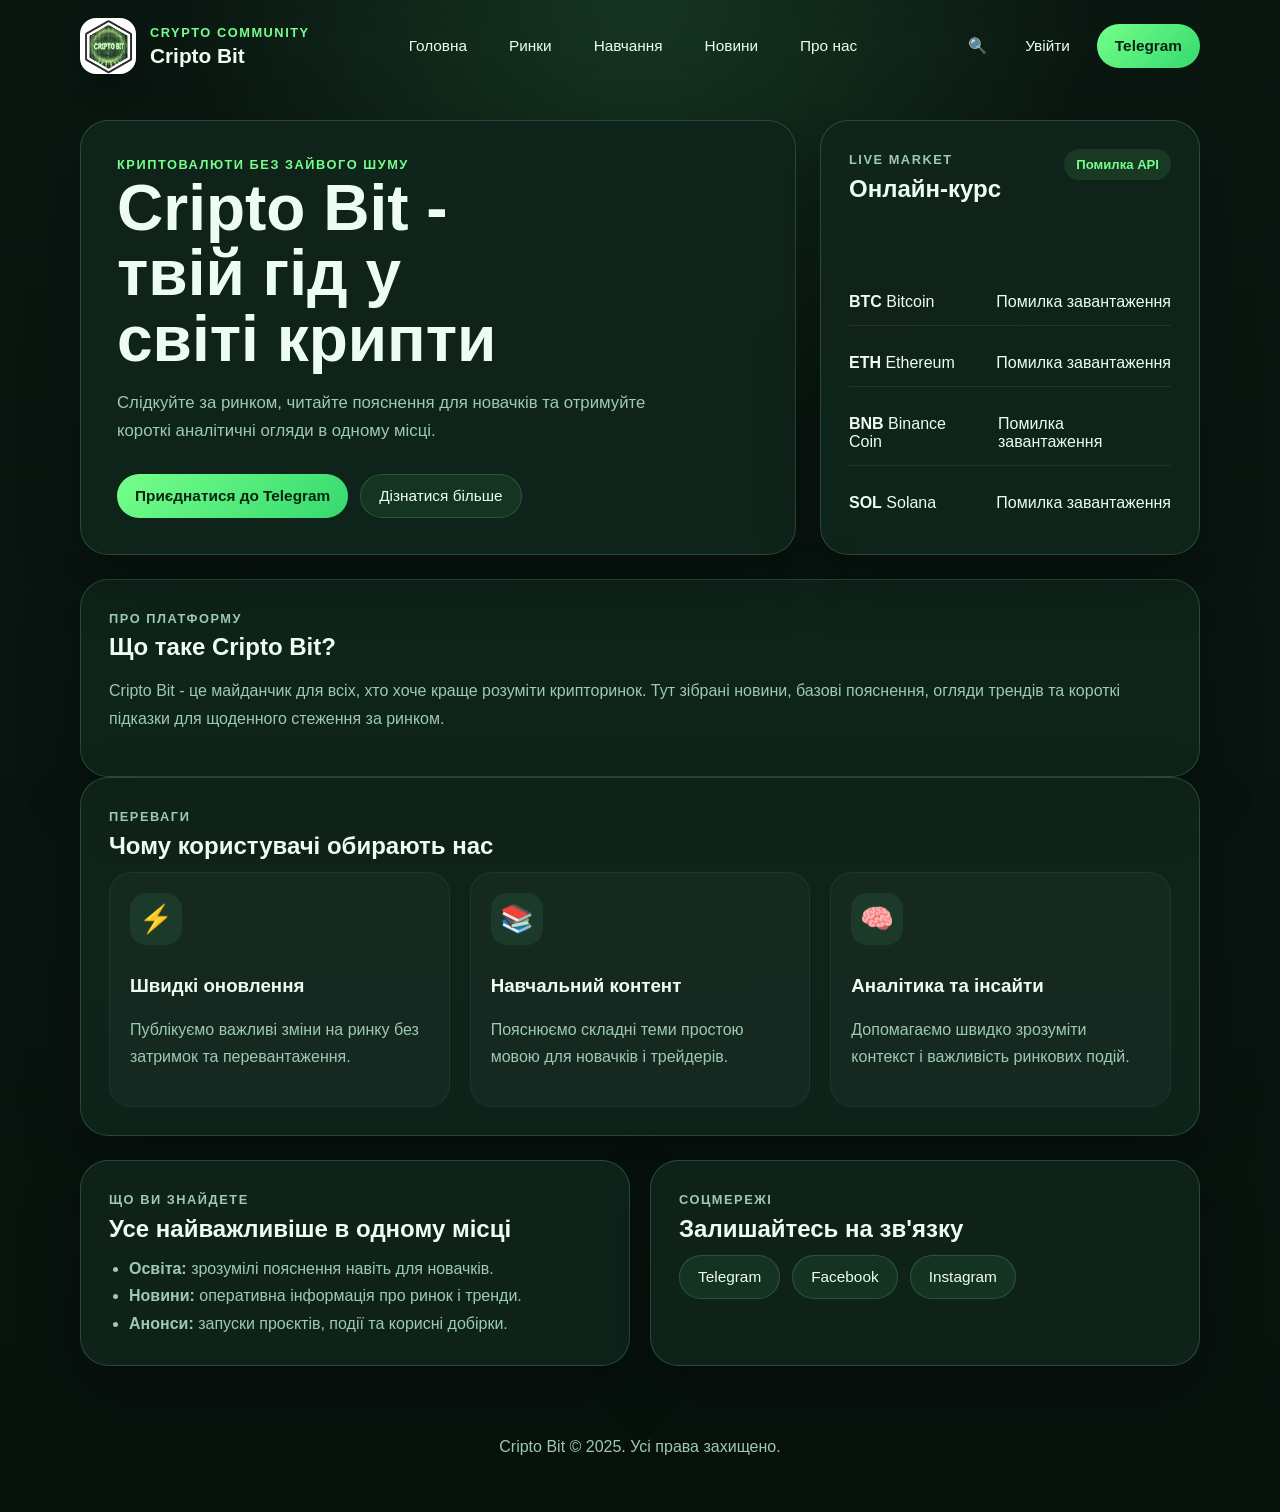
<file: index.html>
<!DOCTYPE html>
<html lang="uk">
  <head>
    <meta charset="UTF-8" />
    <meta name="viewport" content="width=device-width, initial-scale=1.0" />
    <meta
      name="description"
      content="Cripto Bit - платформа про криптовалюти, ринок, новини та аналітику."
    />
    <title>Cripto Bit</title>
    <link rel="icon" type="image/png" href="assets/images/crypto-bit-logo.png" />
    <link rel="stylesheet" href="assets/css/main.css" />
    <script src="assets/js/main.js" defer></script>
  </head>
  <body>
    <header class="site-header">
      <div class="brand">
        <img
          class="brand__logo"
          src="assets/images/crypto-bit-logo.png"
          alt="Логотип Cripto Bit"
        />
        <div>
          <p class="brand__eyebrow">Crypto community</p>
          <span class="brand__name">Cripto Bit</span>
        </div>
      </div>

      <nav class="site-nav" aria-label="Основна навігація">
        <a href="#hero" class="nav-link">Головна</a>
        <a
          href="market.html"
          class="nav-link"
          target="_blank"
          rel="noreferrer"
          >Ринки</a
        >
        <a href="#learn" class="nav-link">Навчання</a>
        <a href="#news" class="nav-link">Новини</a>
        <a href="#about" class="nav-link">Про нас</a>
      </nav>

      <div class="header-actions">
        <button class="icon-button" type="button" aria-label="Пошук">🔍</button>
        <div class="nav-dropdown nav-dropdown--account">
          <button
            class="ghost-button nav-toggle"
            type="button"
            data-dropdown-toggle="account-menu"
            aria-expanded="false"
            aria-controls="account-menu"
          >
            Увійти
          </button>
          <div class="dropdown-panel account-dropdown" id="account-menu" hidden>
            <div class="dropdown-heading">
              <div>
                <p class="section-tag">Account</p>
                <h3>Створіть акаунт</h3>
              </div>
            </div>

            <button class="google-button" type="button">Продовжити через Google</button>

            <div class="dropdown-divider">
              <span>або</span>
            </div>

            <form class="account-form">
              <label class="field">
                <span>Ім'я</span>
                <input type="text" placeholder="Ваше ім'я" />
              </label>
              <label class="field">
                <span>Email</span>
                <input type="email" placeholder="you@example.com" />
              </label>
              <label class="field">
                <span>Пароль</span>
                <input type="password" placeholder="Створіть пароль" />
              </label>
              <button class="primary-button account-submit" type="submit">
                Створити акаунт
              </button>
            </form>
          </div>
        </div>
        <a
          class="primary-button"
          href="https://t.me/cripto_bit1"
          target="_blank"
          rel="noreferrer"
          >Telegram</a
        >
      </div>
    </header>

    <main class="page-shell">
      <section class="hero" id="hero">
        <div class="hero__content">
          <p class="section-tag">Криптовалюти без зайвого шуму</p>
          <h1>Cripto Bit - твій гід у світі крипти</h1>
          <p class="hero__lead">
            Слідкуйте за ринком, читайте пояснення для новачків та отримуйте
            короткі аналітичні огляди в одному місці.
          </p>

          <div class="hero__actions">
            <a
              href="https://t.me/cripto_bit1"
              target="_blank"
              rel="noreferrer"
              class="primary-button"
              >Приєднатися до Telegram</a
            >
            <a href="#about" class="secondary-button">Дізнатися більше</a>
          </div>
        </div>

        <aside class="market-panel card" id="markets">
          <div class="panel-heading">
            <div>
              <p class="section-tag">Live market</p>
              <h2>Онлайн-курс</h2>
            </div>
            <span class="status-pill" id="price-status">Оновлюється</span>
          </div>

          <div class="price-list">
            <div class="price-row">
              <span><strong>BTC</strong> Bitcoin</span>
              <span data-price-id="btc-price">Завантаження...</span>
            </div>
            <div class="price-row">
              <span><strong>ETH</strong> Ethereum</span>
              <span data-price-id="eth-price">Завантаження...</span>
            </div>
            <div class="price-row">
              <span><strong>BNB</strong> Binance Coin</span>
              <span data-price-id="bnb-price">Завантаження...</span>
            </div>
            <div class="price-row">
              <span><strong>SOL</strong> Solana</span>
              <span data-price-id="sol-price">Завантаження...</span>
            </div>
          </div>
        </aside>
      </section>

      <section class="card" id="about">
        <p class="section-tag">Про платформу</p>
        <h2>Що таке Cripto Bit?</h2>
        <p>
          Cripto Bit - це майданчик для всіх, хто хоче краще розуміти
          крипторинок. Тут зібрані новини, базові пояснення, огляди трендів та
          короткі підказки для щоденного стеження за ринком.
        </p>
      </section>

      <section class="card">
        <p class="section-tag">Переваги</p>
        <h2>Чому користувачі обирають нас</h2>
        <div class="feature-grid">
          <article class="feature-card">
            <span class="feature-icon">⚡</span>
            <h3>Швидкі оновлення</h3>
            <p>Публікуємо важливі зміни на ринку без затримок та перевантаження.</p>
          </article>
          <article class="feature-card" id="learn">
            <span class="feature-icon">📚</span>
            <h3>Навчальний контент</h3>
            <p>Пояснюємо складні теми простою мовою для новачків і трейдерів.</p>
          </article>
          <article class="feature-card" id="news">
            <span class="feature-icon">🧠</span>
            <h3>Аналітика та інсайти</h3>
            <p>Допомагаємо швидко зрозуміти контекст і важливість ринкових подій.</p>
          </article>
        </div>
      </section>

      <section class="content-grid">
        <article class="card">
          <p class="section-tag">Що ви знайдете</p>
          <h2>Усе найважливіше в одному місці</h2>
          <ul class="info-list">
            <li><strong>Освіта:</strong> зрозумілі пояснення навіть для новачків.</li>
            <li><strong>Новини:</strong> оперативна інформація про ринок і тренди.</li>
            <li><strong>Анонси:</strong> запуски проєктів, події та корисні добірки.</li>
          </ul>
        </article>

        <article class="card">
          <p class="section-tag">Соцмережі</p>
          <h2>Залишайтесь на зв'язку</h2>
          <div class="social-links">
            <a
              href="https://t.me/cripto_bit1"
              target="_blank"
              rel="noreferrer"
              class="secondary-button"
              >Telegram</a
            >
            <a
              href="https://www.facebook.com/profile.php?id=61574800432416"
              target="_blank"
              rel="noreferrer"
              class="secondary-button"
              >Facebook</a
            >
            <a
              href="https://www.instagram.com/criptobit1/?locale=ru"
              target="_blank"
              rel="noreferrer"
              class="secondary-button"
              >Instagram</a
            >
          </div>
        </article>
      </section>
    </main>

    <footer class="site-footer">
      <p>Cripto Bit © 2025. Усі права захищено.</p>
    </footer>
  </body>
</html>
</file>
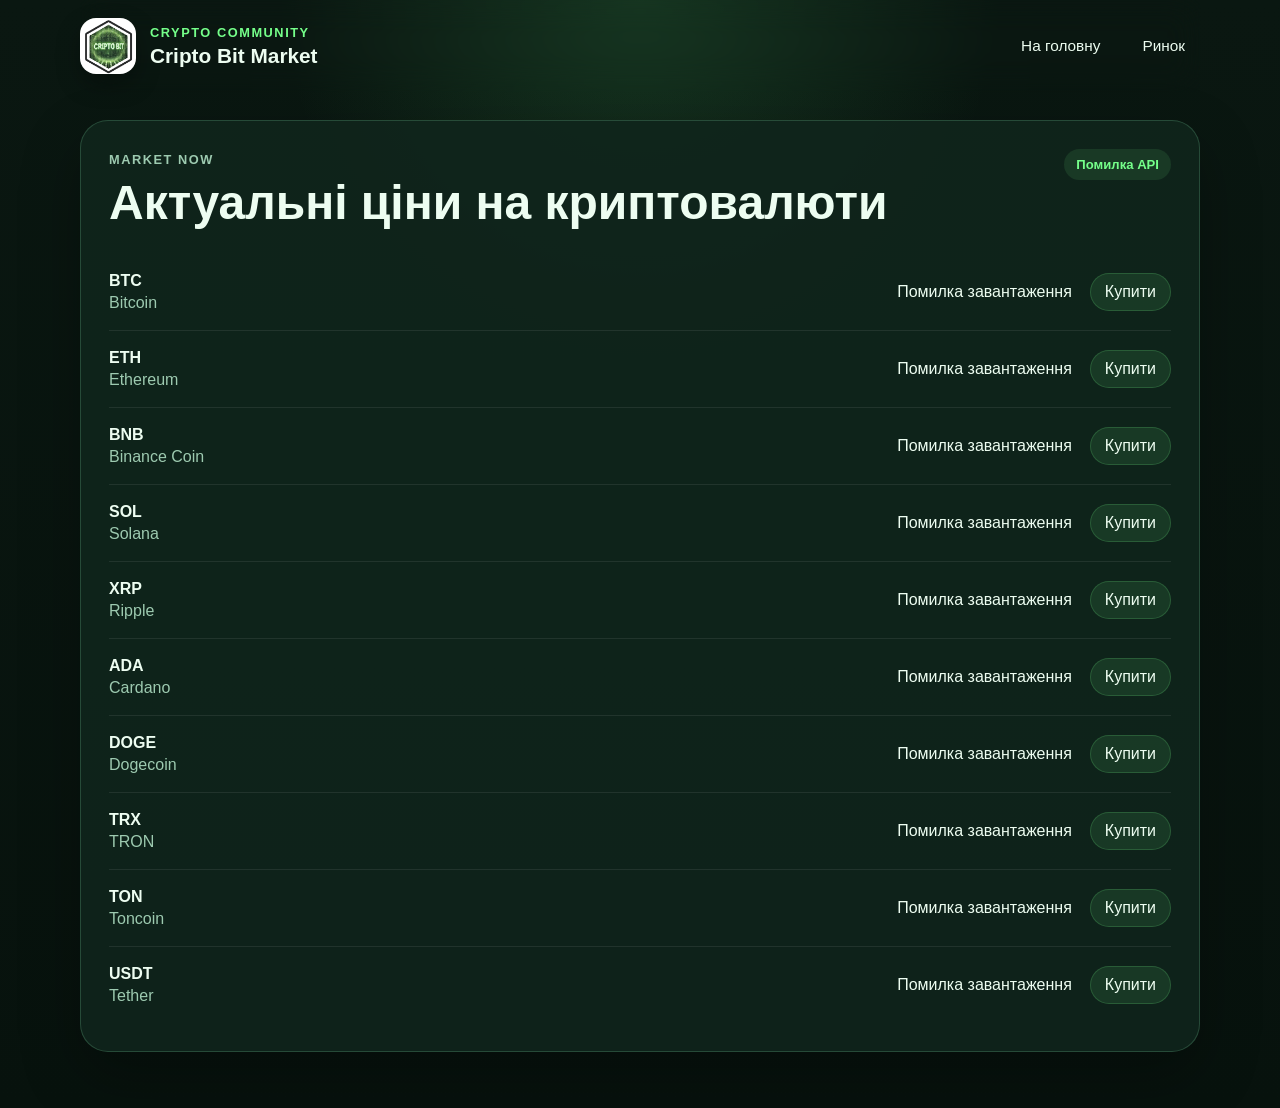
<file: market.html>
<!DOCTYPE html>
<html lang="uk">
  <head>
    <meta charset="UTF-8" />
    <meta name="viewport" content="width=device-width, initial-scale=1.0" />
    <meta
      name="description"
      content="Cripto Bit market - актуальні ціни на 10 криптовалют."
    />
    <title>Cripto Bit Market</title>
    <link rel="icon" type="image/png" href="assets/images/crypto-bit-logo.png" />
    <link rel="stylesheet" href="assets/css/main.css" />
    <script src="assets/js/main.js" defer></script>
  </head>
  <body>
    <header class="site-header">
      <div class="brand">
        <img
          class="brand__logo"
          src="assets/images/crypto-bit-logo.png"
          alt="Логотип Cripto Bit"
        />
        <div>
          <p class="brand__eyebrow">Crypto community</p>
          <span class="brand__name">Cripto Bit Market</span>
        </div>
      </div>

      <nav class="site-nav" aria-label="Навігація сторінки ринку">
        <a href="index.html" class="nav-link">На головну</a>
        <a href="market.html" class="nav-link">Ринок</a>
      </nav>
    </header>

    <main class="page-shell">
      <section class="card market-page-card">
        <div class="panel-heading">
          <div>
            <p class="section-tag">Market now</p>
            <h1 class="market-page-title">Актуальні ціни на криптовалюти</h1>
          </div>
          <span class="status-pill" id="price-status">Оновлюється</span>
        </div>

        <div class="market-table">
          <div class="market-table__row">
            <div class="market-coin">
              <strong>BTC</strong>
              <span>Bitcoin</span>
            </div>
            <span data-price-id="btc-price">Завантаження...</span>
            <a href="#" class="mini-buy-button">Купити</a>
          </div>
          <div class="market-table__row">
            <div class="market-coin">
              <strong>ETH</strong>
              <span>Ethereum</span>
            </div>
            <span data-price-id="eth-price">Завантаження...</span>
            <a href="#" class="mini-buy-button">Купити</a>
          </div>
          <div class="market-table__row">
            <div class="market-coin">
              <strong>BNB</strong>
              <span>Binance Coin</span>
            </div>
            <span data-price-id="bnb-price">Завантаження...</span>
            <a href="#" class="mini-buy-button">Купити</a>
          </div>
          <div class="market-table__row">
            <div class="market-coin">
              <strong>SOL</strong>
              <span>Solana</span>
            </div>
            <span data-price-id="sol-price">Завантаження...</span>
            <a href="#" class="mini-buy-button">Купити</a>
          </div>
          <div class="market-table__row">
            <div class="market-coin">
              <strong>XRP</strong>
              <span>Ripple</span>
            </div>
            <span data-price-id="xrp-price">Завантаження...</span>
            <a href="#" class="mini-buy-button">Купити</a>
          </div>
          <div class="market-table__row">
            <div class="market-coin">
              <strong>ADA</strong>
              <span>Cardano</span>
            </div>
            <span data-price-id="ada-price">Завантаження...</span>
            <a href="#" class="mini-buy-button">Купити</a>
          </div>
          <div class="market-table__row">
            <div class="market-coin">
              <strong>DOGE</strong>
              <span>Dogecoin</span>
            </div>
            <span data-price-id="doge-price">Завантаження...</span>
            <a href="#" class="mini-buy-button">Купити</a>
          </div>
          <div class="market-table__row">
            <div class="market-coin">
              <strong>TRX</strong>
              <span>TRON</span>
            </div>
            <span data-price-id="trx-price">Завантаження...</span>
            <a href="#" class="mini-buy-button">Купити</a>
          </div>
          <div class="market-table__row">
            <div class="market-coin">
              <strong>TON</strong>
              <span>Toncoin</span>
            </div>
            <span data-price-id="ton-price">Завантаження...</span>
            <a href="#" class="mini-buy-button">Купити</a>
          </div>
          <div class="market-table__row">
            <div class="market-coin">
              <strong>USDT</strong>
              <span>Tether</span>
            </div>
            <span data-price-id="usdt-price">Завантаження...</span>
            <a href="#" class="mini-buy-button">Купити</a>
          </div>
        </div>
      </section>
    </main>
  </body>
</html>
</file>
<file: assets/css/main.css>
:root {
  --bg: #07120d;
  --bg-soft: #0f1f18;
  --panel: rgba(16, 37, 28, 0.9);
  --panel-border: rgba(152, 255, 187, 0.18);
  --text: #edfdf1;
  --muted: #9dcab0;
  --accent: #75ff8a;
  --accent-strong: #35d96f;
  --shadow: 0 24px 60px rgba(0, 0, 0, 0.28);
}

* {
  box-sizing: border-box;
}

html {
  scroll-behavior: smooth;
}

body {
  margin: 0;
  color: var(--text);
  font-family: "Segoe UI", Tahoma, Geneva, Verdana, sans-serif;
  background:
    radial-gradient(circle at top, rgba(86, 214, 116, 0.16), transparent 28%),
    linear-gradient(180deg, #0a1711 0%, var(--bg) 100%);
  min-height: 100vh;
}

a {
  color: inherit;
}

button,
a {
  transition:
    transform 0.2s ease,
    background-color 0.2s ease,
    border-color 0.2s ease,
    color 0.2s ease;
}

button:hover,
a:hover {
  transform: translateY(-1px);
}

.site-header,
.page-shell,
.site-footer {
  width: min(1120px, calc(100% - 32px));
  margin: 0 auto;
}

.site-header {
  position: sticky;
  top: 0;
  z-index: 20;
  display: flex;
  align-items: center;
  justify-content: space-between;
  gap: 24px;
  padding: 18px 0;
  backdrop-filter: blur(16px);
}

.brand {
  display: flex;
  align-items: center;
  gap: 14px;
  min-width: 0;
}

.brand__logo {
  width: 56px;
  height: 56px;
  border-radius: 16px;
  object-fit: cover;
  box-shadow: 0 10px 24px rgba(0, 0, 0, 0.3);
}

.brand__eyebrow,
.section-tag {
  margin: 0 0 4px;
  color: var(--accent);
  font-size: 0.8rem;
  font-weight: 700;
  letter-spacing: 0.12em;
  text-transform: uppercase;
}

.brand__name {
  display: block;
  font-size: 1.3rem;
  font-weight: 800;
}

.site-nav,
.header-actions,
.hero__actions,
.social-links {
  display: flex;
  align-items: center;
  gap: 12px;
  flex-wrap: wrap;
}

.nav-dropdown {
  position: relative;
}

.nav-link,
.ghost-button,
.primary-button,
.secondary-button,
.icon-button {
  border-radius: 999px;
  text-decoration: none;
  font-size: 0.96rem;
}

.nav-link,
.ghost-button,
.icon-button {
  border: 1px solid transparent;
  background: transparent;
  color: var(--text);
}

.nav-link,
.ghost-button {
  padding: 10px 14px;
  cursor: pointer;
}

.nav-link:hover,
.ghost-button:hover,
.icon-button:hover {
  background: rgba(117, 255, 138, 0.08);
  border-color: rgba(117, 255, 138, 0.18);
}

.icon-button {
  width: 42px;
  height: 42px;
  cursor: pointer;
}

.primary-button,
.secondary-button {
  display: inline-flex;
  align-items: center;
  justify-content: center;
  min-height: 44px;
  padding: 11px 18px;
}

.primary-button {
  background: linear-gradient(135deg, var(--accent) 0%, var(--accent-strong) 100%);
  color: #06240e;
  font-weight: 800;
}

.primary-button:hover {
  filter: brightness(1.06);
}

.secondary-button {
  background: rgba(117, 255, 138, 0.08);
  border: 1px solid rgba(117, 255, 138, 0.18);
  color: var(--text);
}

.page-shell {
  padding: 28px 0 56px;
}

.dropdown-panel {
  position: absolute;
  top: calc(100% + 12px);
  left: 0;
  min-width: 320px;
  padding: 20px;
  border: 1px solid var(--panel-border);
  border-radius: 24px;
  background: rgba(8, 20, 14, 0.96);
  box-shadow: var(--shadow);
}

.nav-dropdown--account .dropdown-panel {
  left: auto;
  right: 0;
}

.dropdown-panel[hidden] {
  display: none;
}

.dropdown-heading {
  display: flex;
  align-items: flex-start;
  justify-content: space-between;
  gap: 12px;
  margin-bottom: 16px;
}

.dropdown-heading h3 {
  margin: 0;
}

.dropdown-price-list {
  display: grid;
  gap: 10px;
}

.dropdown-price-row {
  display: flex;
  justify-content: space-between;
  gap: 14px;
  padding: 12px 0;
  border-bottom: 1px solid rgba(255, 255, 255, 0.08);
}

.dropdown-price-row:last-child {
  border-bottom: 0;
  padding-bottom: 0;
}

.dropdown-price-row strong,
.dropdown-price-row span,
.field span {
  display: block;
}

.dropdown-price-row > div:first-child span {
  margin-top: 4px;
  color: var(--muted);
  font-size: 0.9rem;
}

.dropdown-price-actions {
  display: flex;
  align-items: center;
  gap: 12px;
  text-align: right;
  flex-shrink: 0;
}

.dropdown-price-actions span {
  min-width: 88px;
}

.mini-buy-button,
.google-button {
  display: inline-flex;
  align-items: center;
  justify-content: center;
  min-height: 38px;
  padding: 8px 14px;
  border-radius: 999px;
  text-decoration: none;
  border: 1px solid rgba(117, 255, 138, 0.18);
}

.mini-buy-button {
  background: rgba(117, 255, 138, 0.1);
  color: var(--text);
}

.google-button {
  width: 100%;
  background: #ffffff;
  color: #111827;
  font-weight: 700;
  cursor: pointer;
}

.dropdown-divider {
  display: flex;
  align-items: center;
  gap: 12px;
  margin: 16px 0;
  color: var(--muted);
  font-size: 0.9rem;
}

.dropdown-divider::before,
.dropdown-divider::after {
  content: "";
  flex: 1;
  height: 1px;
  background: rgba(255, 255, 255, 0.08);
}

.account-form {
  display: grid;
  gap: 12px;
}

.field {
  display: grid;
  gap: 6px;
}

.field input {
  width: 100%;
  min-height: 42px;
  padding: 10px 14px;
  border: 1px solid rgba(117, 255, 138, 0.14);
  border-radius: 14px;
  background: rgba(255, 255, 255, 0.04);
  color: var(--text);
}

.field input::placeholder {
  color: rgba(237, 253, 241, 0.45);
}

.account-submit {
  width: 100%;
  border: 0;
  cursor: pointer;
}

.market-page-card {
  padding: 32px;
}

.market-page-title {
  margin: 0;
  font-size: clamp(2rem, 4vw, 3rem);
}

.market-table {
  display: grid;
  gap: 0;
  margin-top: 24px;
}

.market-table__row {
  display: grid;
  grid-template-columns: minmax(180px, 1fr) auto auto;
  align-items: center;
  gap: 18px;
  padding: 18px 0;
  border-bottom: 1px solid rgba(255, 255, 255, 0.08);
}

.market-table__row:last-child {
  border-bottom: 0;
}

.market-coin strong,
.market-coin span {
  display: block;
}

.market-coin span {
  margin-top: 4px;
  color: var(--muted);
}

.hero {
  display: grid;
  grid-template-columns: minmax(0, 1.2fr) minmax(300px, 380px);
  gap: 24px;
  align-items: stretch;
  margin-bottom: 24px;
}

.hero__content,
.card {
  background: var(--panel);
  border: 1px solid var(--panel-border);
  border-radius: 28px;
  box-shadow: var(--shadow);
}

.hero__content {
  padding: 36px;
}

.hero__content h1,
.card h2 {
  margin: 0 0 12px;
}

.hero__content h1 {
  font-size: clamp(2.4rem, 5vw, 4.2rem);
  line-height: 1.02;
  max-width: 12ch;
}

.hero__lead,
.card p,
.info-list {
  color: var(--muted);
  line-height: 1.7;
}

.hero__lead {
  max-width: 58ch;
  font-size: 1.05rem;
  margin-bottom: 28px;
}

.card {
  padding: 28px;
}

.market-panel {
  display: flex;
  flex-direction: column;
  justify-content: space-between;
}

.panel-heading {
  display: flex;
  align-items: flex-start;
  justify-content: space-between;
  gap: 12px;
  margin-bottom: 18px;
}

.panel-heading h2 {
  margin-bottom: 0;
}

.status-pill {
  padding: 8px 12px;
  border-radius: 999px;
  background: rgba(117, 255, 138, 0.1);
  color: var(--accent);
  font-size: 0.82rem;
  font-weight: 700;
}

.price-list {
  display: grid;
  gap: 14px;
}

.price-row {
  display: flex;
  justify-content: space-between;
  gap: 16px;
  padding: 14px 0;
  border-bottom: 1px solid rgba(255, 255, 255, 0.08);
}

.price-row:last-child {
  border-bottom: 0;
}

.feature-grid,
.content-grid {
  display: grid;
  gap: 20px;
}

.feature-grid {
  grid-template-columns: repeat(3, minmax(0, 1fr));
}

.content-grid {
  grid-template-columns: repeat(2, minmax(0, 1fr));
  margin-top: 24px;
}

.feature-card {
  padding: 20px;
  border-radius: 22px;
  background: rgba(255, 255, 255, 0.03);
  border: 1px solid rgba(255, 255, 255, 0.05);
}

.feature-icon {
  display: inline-flex;
  align-items: center;
  justify-content: center;
  width: 52px;
  height: 52px;
  margin-bottom: 12px;
  border-radius: 16px;
  font-size: 1.7rem;
  background: rgba(117, 255, 138, 0.08);
}

.info-list {
  margin: 0;
  padding-left: 20px;
}

.site-footer {
  padding: 0 0 40px;
  color: var(--muted);
  text-align: center;
}

@media (max-width: 920px) {
  .site-header {
    position: static;
    flex-direction: column;
    align-items: stretch;
  }

  .hero,
  .feature-grid,
  .content-grid {
    grid-template-columns: 1fr;
  }

  .hero__content {
    padding: 28px;
  }

  .dropdown-panel,
  .nav-dropdown--account .dropdown-panel {
    position: static;
    min-width: 100%;
    margin-top: 12px;
  }
}

@media (max-width: 640px) {
  .site-header,
  .page-shell,
  .site-footer {
    width: min(100% - 24px, 1120px);
  }

  .brand {
    align-items: flex-start;
  }

  .site-nav,
  .header-actions {
    justify-content: flex-start;
  }

  .card,
  .hero__content {
    padding: 22px;
    border-radius: 22px;
  }

  .price-row,
  .panel-heading,
  .dropdown-price-row,
  .dropdown-price-actions,
  .market-table__row {
    flex-direction: column;
    align-items: flex-start;
  }

  .market-table__row {
    display: flex;
  }
}
</file>
